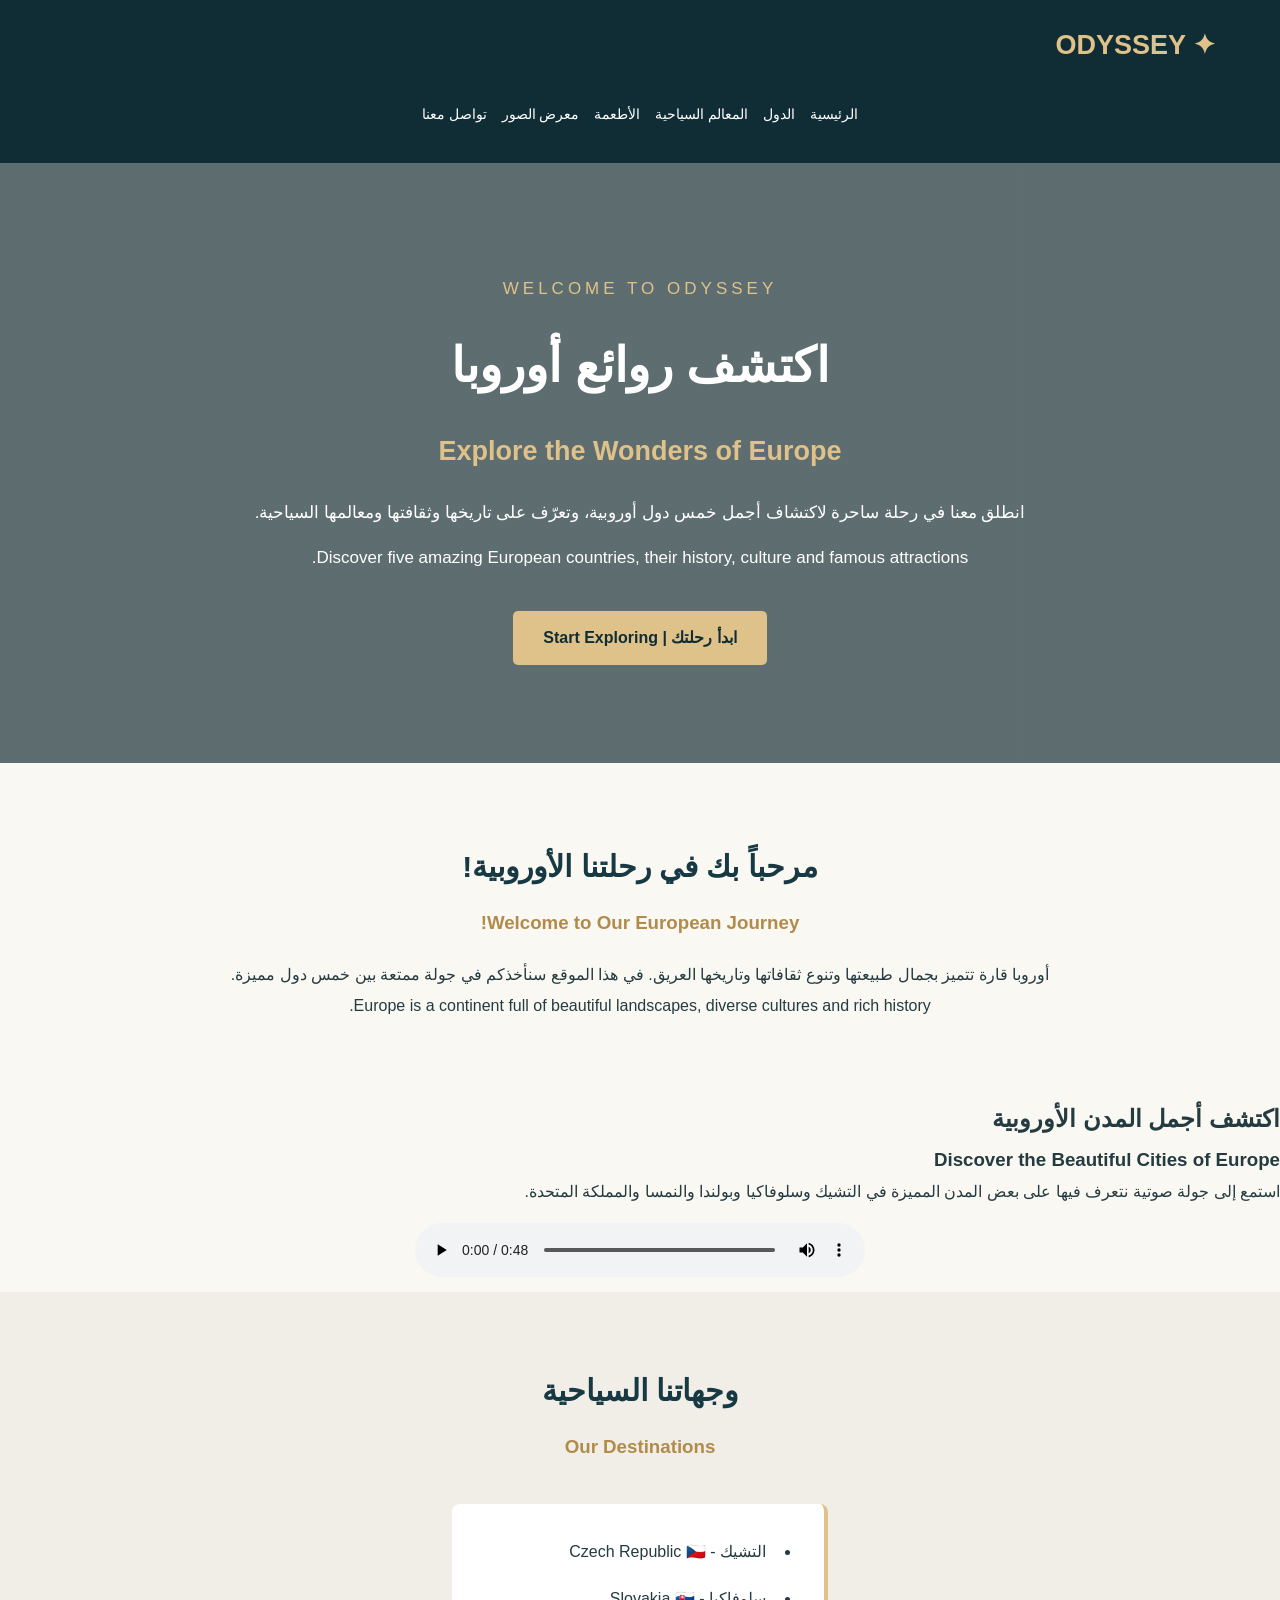
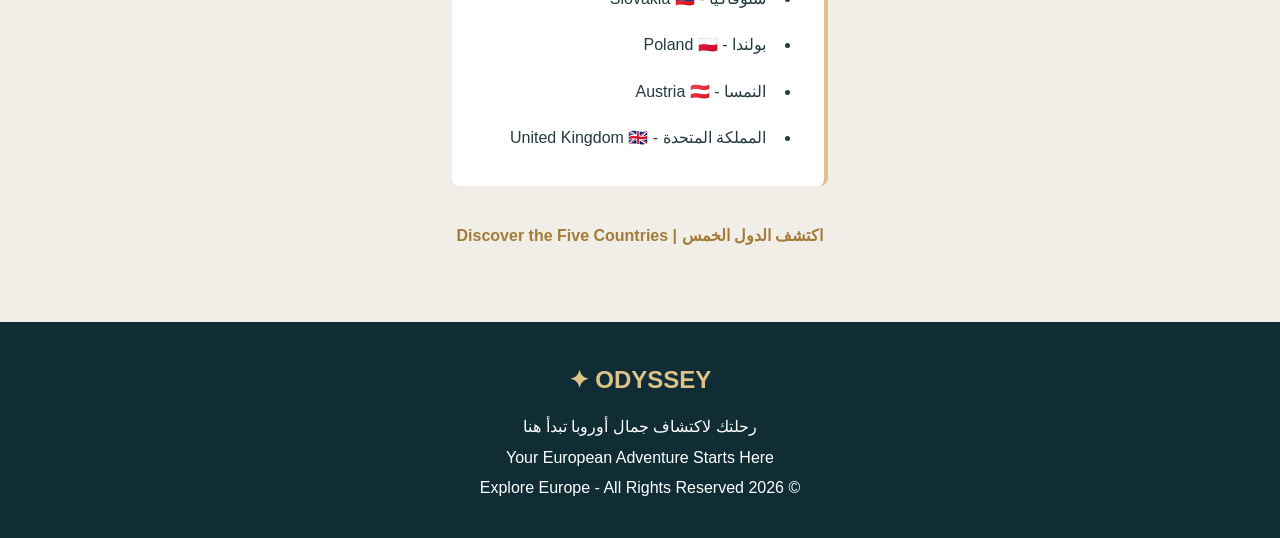
<file: index.html>
<!DOCTYPE html>
<html lang="ar" dir="rtl">

<head>
    <meta charset="UTF-8">

    <meta name="viewport" content="width=device-width, initial-scale=1.0">

    <title>اكتشف روائع أوروبا | Odyssey</title>

    <link rel="stylesheet" href="style.css">
</head>

<body>

    <!-- شريط التنقل Navigation Bar -->

    <header>

        <div class="logo">
            ODYSSEY ✦
        </div>

        <nav>
            <a href="index.html">الرئيسية</a>
            <a href="countries.html">الدول</a>
            <a href="attractions.html">المعالم السياحية</a>
            <a href="food.html">الأطعمة</a>
            <a href="gallery.html">معرض الصور</a>
            <a href="contact.html">تواصل معنا</a>
        </nav>

    </header>


    <!-- الصفحة الرئيسية Home Page -->

    <section class="hero" id="home">

        <div class="hero-content">

            <p class="english-title">
                WELCOME TO ODYSSEY
            </p>

            <h1>
                اكتشف روائع أوروبا
            </h1>

            <h2>
                Explore the Wonders of Europe
            </h2>

            <p>
                انطلق معنا في رحلة ساحرة لاكتشاف أجمل
                خمس دول أوروبية، وتعرّف على تاريخها
                وثقافتها ومعالمها السياحية.
            </p>

            <p>
                Discover five amazing European countries,
                their history, culture and famous attractions.
            </p>

            <a href="countries.html" class="main-button">
                ابدأ رحلتك | Start Exploring
            </a>

        </div>

    </section>


    <!-- نبذة عن الموقع -->

    <section class="intro">

        <h2>مرحباً بك في رحلتنا الأوروبية!</h2>

        <h3>Welcome to Our European Journey!</h3>

        <p>
            أوروبا قارة تتميز بجمال طبيعتها وتنوع ثقافاتها
            وتاريخها العريق. في هذا الموقع سنأخذكم في
            جولة ممتعة بين خمس دول مميزة.
        </p>

        <p>
            Europe is a continent full of beautiful
            landscapes, diverse cultures and rich history.
        </p>

    </section>
    <!-- قسم الصوت الأوروبي -->

    <section class="media-section">

        <h2>اكتشف أجمل المدن الأوروبية</h2>

        <h3>Discover the Beautiful Cities of Europe</h3>

        <p>
            استمع إلى جولة صوتية نتعرف فيها على
            بعض المدن المميزة في التشيك وسلوفاكيا
            وبولندا والنمسا والمملكة المتحدة.
        </p>

        <audio controls>
            <source src="europe-audio.mp3" type="audio/mpeg">
            متصفحك لا يدعم تشغيل الصوت.
        </audio>

    </section>

    <!-- الوجهات السياحية -->


    <section class="destinations">

        <h2>وجهاتنا السياحية</h2>

        <h3>Our Destinations</h3>

        <ul>
            <li>التشيك - Czech Republic 🇨🇿</li>

            <li>سلوفاكيا - Slovakia 🇸🇰</li>

            <li>بولندا - Poland 🇵🇱</li>

            <li>النمسا - Austria 🇦🇹</li>

            <li>المملكة المتحدة - United Kingdom 🇬🇧</li>
        </ul>

        <a href="countries.html">
            اكتشف الدول الخمس | Discover the Five Countries
        </a>

    </section>


    <!-- تذييل الموقع -->

    <footer>

        <h2>ODYSSEY ✦</h2>

        <p>رحلتك لاكتشاف جمال أوروبا تبدأ هنا</p>

        <p>Your European Adventure Starts Here</p>

        <p>© 2026 Explore Europe - All Rights Reserved</p>

    </footer>

</body>

</html>
</file>
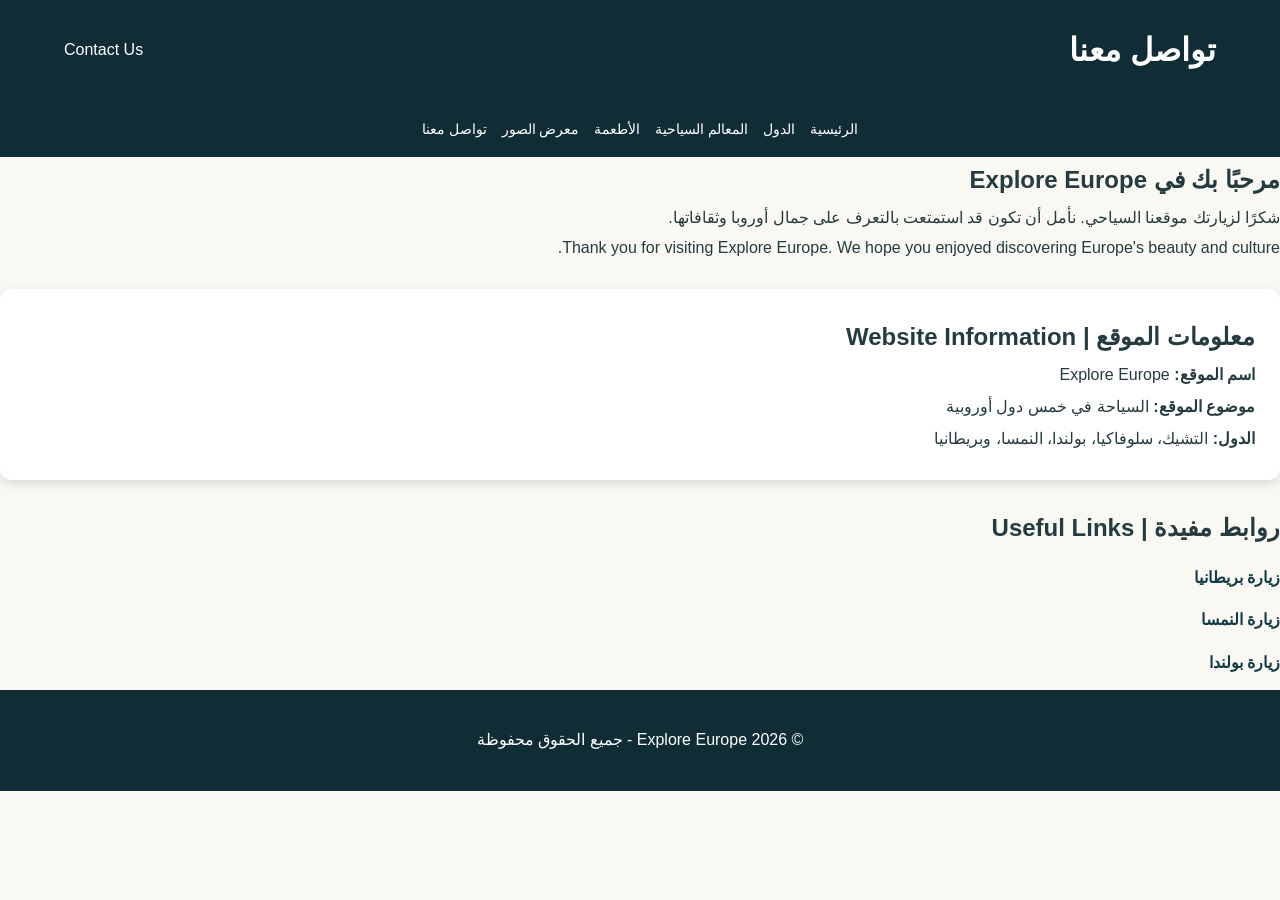
<file: contact.html>
<!DOCTYPE html>
<html lang="ar" dir="rtl">

<head>
    <meta charset="UTF-8">
    <meta name="viewport" content="width=device-width, initial-scale=1.0">
    <title>تواصل معنا | Explore Europe</title>
    <link rel="stylesheet" href="style.css">
</head>

<body>

    <header>
        <h1>تواصل معنا</h1>
        <p>Contact Us</p>
    </header>
    <nav>
        <a href="index.html">الرئيسية</a>
        <a href="countries.html">الدول</a>
        <a href="attractions.html">المعالم السياحية</a>
        <a href="food.html">الأطعمة</a>
        <a href="gallery.html">معرض الصور</a>
        <a href="contact.html">تواصل معنا</a>
    </nav>
    <main>
        <section>
            <h2>مرحبًا بك في Explore Europe</h2>
            <p>
                شكرًا لزيارتك موقعنا السياحي.
                نأمل أن تكون قد استمتعت بالتعرف على جمال أوروبا وثقافاتها.
            </p>
            <p>
                Thank you for visiting Explore Europe.
                We hope you enjoyed discovering Europe's beauty and culture.
            </p>
        </section>

        <section class="contact-info">
            <h2>معلومات الموقع | Website Information</h2>
            <p><strong>اسم الموقع:</strong> Explore Europe</p>
            <p><strong>موضوع الموقع:</strong> السياحة في خمس دول أوروبية</p>
            <p><strong>الدول:</strong> التشيك، سلوفاكيا، بولندا، النمسا، وبريطانيا</p>
        </section>

        <section>
            <h2>روابط مفيدة | Useful Links</h2>
            <ul>
                <li><a href="https://www.visitbritain.com/" target="_blank">زيارة بريطانيا</a></li>
                <li><a href="https://www.austria.info/" target="_blank">زيارة النمسا</a></li>
                <li><a href="https://www.poland.travel/" target="_blank">زيارة بولندا</a></li>
            </ul>
        </section>
    </main>

    <footer>
        <p>© 2026 Explore Europe - جميع الحقوق محفوظة</p>
    </footer>

</body>

</html>
</file>
<file: style.css>
/* إعدادات الموقع الأساسية */

* {
    margin: 0;
    padding: 0;
    box-sizing: border-box;
    scroll-behavior: smooth;
}

body {
    font-family: Arial, sans-serif;
    background-color: #faf8f2;
    color: #243b40;
    line-height: 1.9;
}

/* شريط التنقل Navigation Bar */

header {
    background-color: #102d35;
    color: white;
    padding: 20px 5%;
    display: flex;
    justify-content: space-between;
    align-items: center;
    flex-wrap: wrap;
    gap: 15px;
}

.logo {
    font-size: 27px;
    font-weight: bold;
    color: #dfc18a;
    direction: ltr;
}

nav {
    display: flex;
    flex-wrap: wrap;
    gap: 15px;
    justify-content: center;
    align-items: center;
    background-color: #102d35;
    padding: 15px 20px;
    width: 100%;
    min-height: 55px;
}

nav a {
    color: white;
    text-decoration: none;
    font-size: 14px;
    transition: 0.3s;
}

nav a:hover {
    color: #dfc18a;
}

/* الواجهة الرئيسية Hero Section */

.hero {
    min-height: 600px;

    background:
        linear-gradient(rgba(10, 35, 42, 0.65),
            rgba(10, 35, 42, 0.65)),
        url("https://images.unsplash.com/photo-1511739001486-6bfe10ce785f?w=1800");

    background-size: cover;
    background-position: center;

    display: flex;
    justify-content: center;
    align-items: center;

    text-align: center;
    color: white;
    padding: 50px 20px;
}

.hero-content {
    max-width: 850px;
}

.english-title {
    color: #dfc18a;
    letter-spacing: 4px;
    direction: ltr;
    font-size: 14px;
}

.hero h1 {
    font-size: 48px;
    margin: 15px 0;
    color: #ffffff;
}

.hero h2 {
    font-size: 27px;
    color: #dfc18a;
    margin-bottom: 20px;
    direction: ltr;
}

.hero p {
    margin: 12px 0;
    font-size: 17px;
}

/* زر استكشاف الموقع */

.main-button {
    display: inline-block;
    margin-top: 25px;
    padding: 12px 30px;
    background-color: #dfc18a;
    color: #102d35;
    text-decoration: none;
    border-radius: 5px;
    font-weight: bold;
    transition: 0.3s;
}

.main-button:hover {
    background-color: white;
    transform: translateY(-4px);
}

/* المقدمة */

.intro {
    text-align: center;
    padding: 75px 10%;
}

.intro h2,
.destinations h2 {
    color: #173943;
    font-size: 30px;
    margin-bottom: 10px;
}

.intro h3,
.destinations h3 {
    color: #b18b4b;
    margin-bottom: 20px;
}

/* الوجهات السياحية */

.destinations {
    text-align: center;
    padding: 70px 10%;
    background-color: #f0eee7;
}

.destinations ul {
    display: inline-block;
    text-align: right;
    background-color: white;
    padding: 25px 50px;
    border-right: 4px solid #dfc18a;
    border-radius: 8px;
    margin: 20px 0;
}

.destinations li {
    padding: 8px;
}

.destinations a {
    display: block;
    color: #a47c39;
    text-decoration: none;
    font-weight: bold;
    margin-top: 15px;
}

.destinations a:hover {
    color: #173943;
    text-decoration: underline;
}

/* التذييل Footer */

footer {
    background-color: #102d35;
    color: white;
    text-align: center;
    padding: 35px 15px;
}

footer h2 {
    color: #dfc18a;
    margin-bottom: 10px;
}

/* تصميم الهاتف */

@media (max-width: 700px) {

    header {
        flex-direction: column;
    }

    nav {
        justify-content: center;
    }

    .hero h1 {
        font-size: 34px;
    }

    .hero h2 {
        font-size: 21px;
    }

    .intro,
    .destinations {
        padding: 45px 6%;
    }
}

/* Countries Page */

.page-heading {
    background-color: #173943;
    color: white;
    text-align: center;
    padding: 65px 20px;
}

.page-heading p:first-child {
    color: #dfc18a;
    letter-spacing: 3px;
    direction: ltr;
}

.page-heading h1 {
    font-size: 36px;
    margin: 10px 0;
}

.page-heading h2 {
    color: #dfc18a;
    font-size: 23px;
}

.country-links {
    text-align: center;
    padding: 45px 20px;
    background-color: #f0eee7;
}

.country-links ul {
    display: flex;
    justify-content: center;
    flex-wrap: wrap;
    gap: 15px;
    list-style-type: none;
    margin-top: 20px;
}

.country-links a {
    display: block;
    background-color: #173943;
    color: white;
    padding: 10px 18px;
    text-decoration: none;
    border-radius: 5px;
    transition: 0.3s;
}

.country-links a:hover {
    background-color: #b18b4b;
}

.country-detail {
    display: flex;
    align-items: center;
    gap: 35px;
    padding: 55px 8%;
    background-color: #faf8f2;
    border-bottom: 1px solid #e5dfd1;
}

.country-detail:nth-of-type(even) {
    background-color: #f0eee7;
}

.country-detail img {
    width: 42%;
    height: 300px;
    object-fit: cover;
    border-radius: 10px;
    box-shadow: 0 5px 20px rgba(0, 0, 0, 0.12);
}

.country-detail div {
    flex: 1;
}

.country-detail h2 {
    color: #173943;
    margin-bottom: 5px;
}

.country-detail h3 {
    color: #b18b4b;
    direction: ltr;
    margin-bottom: 15px;
}

.country-detail p {
    margin: 10px 0;
}

.country-detail a {
    display: inline-block;
    margin-top: 15px;
    color: #a47c39;
    font-weight: bold;
    text-decoration: none;
}

.country-detail a:hover {
    text-decoration: underline;
}

html {
    scroll-behavior: smooth;
}

@media (max-width: 700px) {

    .country-detail {
        flex-direction: column;
        padding: 35px 6%;
    }

    .country-detail img {
        width: 100%;
        height: 230px;
    }

    .page-heading h1 {
        font-size: 27px;
    }

    .country-links ul {
        flex-direction: column;
    }
}

/* Tourist Attractions Page */

.attraction-links {
    background: #ffffff;
    padding: 25px;
    margin: 25px 0;
    border-radius: 12px;
    box-shadow: 0 3px 10px rgba(0, 0, 0, 0.08);
}

.attraction-links ul {
    line-height: 2.2;
}

.attraction-links a {
    color: #176b65;
    text-decoration: none;
    font-weight: bold;
}

.attraction-card {
    background: #ffffff;
    padding: 25px;
    margin: 30px 0;
    border-radius: 15px;
    box-shadow: 0 3px 12px rgba(0, 0, 0, 0.08);
    scroll-margin-top: 20px;
}

.attraction-card h2 {
    color: #176b65;
}

.attraction-card img {
    width: 100%;
    max-height: 380px;
    object-fit: cover;
    border-radius: 12px;
    margin: 15px 0;
}

.attraction-card p {
    line-height: 1.9;
}

.attraction-card ol,
.attraction-card ul {
    line-height: 2;
}

.attraction-card a {
    display: inline-block;
    background: #176b65;
    color: white;
    padding: 10px 18px;
    border-radius: 7px;
    text-decoration: none;
    margin-top: 10px;
}

.attraction-card a:hover {
    background: #104b47;
}

.back-to-top {
    text-align: center;
    margin: 30px;
}

@media (max-width: 600px) {
    .attraction-card {
        padding: 15px;
    }

    .attraction-card img {
        max-height: 250px;
    }
}

/* European Food Page */

.food-heading {
    background-color: #173943;
    color: white;
    text-align: center;
    padding: 65px 8%;
}

.food-heading p:first-child {
    color: #dfc18a;
    letter-spacing: 3px;
    direction: ltr;
}

.food-heading h1 {
    font-size: 36px;
    margin: 15px 0;
}

.food-heading h2 {
    color: #dfc18a;
}

.food-heading p {
    margin: 10px 0;
}

.food-menu {
    background: #f0eee7;
    padding: 35px 15px;
    text-align: center;
}

.food-menu ul {
    list-style: none;
    display: flex;
    justify-content: center;
    flex-wrap: wrap;
    gap: 15px;
    margin-top: 20px;
}

.food-menu a {
    display: block;
    background: #173943;
    color: white;
    padding: 10px 20px;
    border-radius: 6px;
    text-decoration: none;
}

.food-menu a:hover {
    background: #b18b4b;
}

.food-card {
    display: flex;
    align-items: center;
    gap: 30px;
    padding: 45px 8%;
    background: #faf8f2;
    border-bottom: 1px solid #e5dfd1;
}

.food-card:nth-of-type(even) {
    background: #f0eee7;
}

.food-card img {
    width: 40%;
    height: 270px;
    object-fit: cover;
    border-radius: 12px;
}

.food-card div {
    flex: 1;
}

.food-card h2 {
    color: #173943;
}

.food-card h3 {
    color: #b18b4b;
    margin: 10px 0;
}

.food-card p {
    margin: 10px 0;
}

.food-table {
    padding: 65px 7%;
    text-align: center;
}

.food-table h3 {
    color: #b18b4b;
    margin-bottom: 25px;
}

.food-table table {
    width: 100%;
    max-width: 900px;
    margin: auto;
    border-collapse: collapse;
    background: white;
    direction: ltr;
}

.food-table th {
    background: #173943;
    color: white;
}

.food-table th,
.food-table td {
    padding: 15px;
    border: 1px solid #ddd;
}

.food-table tr:nth-child(even) {
    background: #f0eee7;
}

@media (max-width: 700px) {

    .food-card {
        flex-direction: column;
        padding: 30px 6%;
    }

    .food-card img {
        width: 100%;
        height: 230px;
    }

    .food-heading h1 {
        font-size: 27px;
    }

    .food-menu ul {
        flex-direction: column;
    }

    .food-table table {
        font-size: 12px;
    }

    .food-table th,
    .food-table td {
        padding: 8px 4px;
    }
}

/* Gallery Page */
.gallery {
    display: grid;
    grid-template-columns: repeat(auto-fit, minmax(220px, 1fr));
    gap: 20px;
    padding: 20px 0;
}

.gallery figure {
    background-color: #fff;
    border-radius: 12px;
    overflow: hidden;
    box-shadow: 0 4px 12px rgba(0, 0, 0, 0.12);
    margin: 0;
    text-align: center;
}

.gallery img {
    width: 100%;
    height: 200px;
    object-fit: cover;
    display: block;
}

.gallery figcaption {
    padding: 14px;
    color: #123b45;
    font-weight: bold;
}

/* Contact Information */
.contact-info {
    background-color: #fff;
    padding: 25px;
    margin: 25px auto;
    border-radius: 12px;
    box-shadow: 0 4px 12px rgba(0, 0, 0, 0.12);
}

.contact-info p {
    line-height: 2;
}

main section ul li {
    margin: 12px 0;
}

main section ul li a {
    color: #123b45;
    text-decoration: none;
    font-weight: bold;
}

main section ul li a:hover {
    color: #b89555;
    text-decoration: underline;
}

.media-section video {
    width: 70%;
    max-width: 500px;
    height: auto;
    border-radius: 12px;
    margin-top: 15px;
}

.country-video {
    width: 450px;
    height: 253px;
    max-width: 100%;
    object-fit: contain;
    border-radius: 12px;
    margin: 20px auto;
    display: block;
}

.media-section audio {
    width: 70%;
    max-width: 450px;
    margin: 15px auto;
    display: block;
}
</file>
